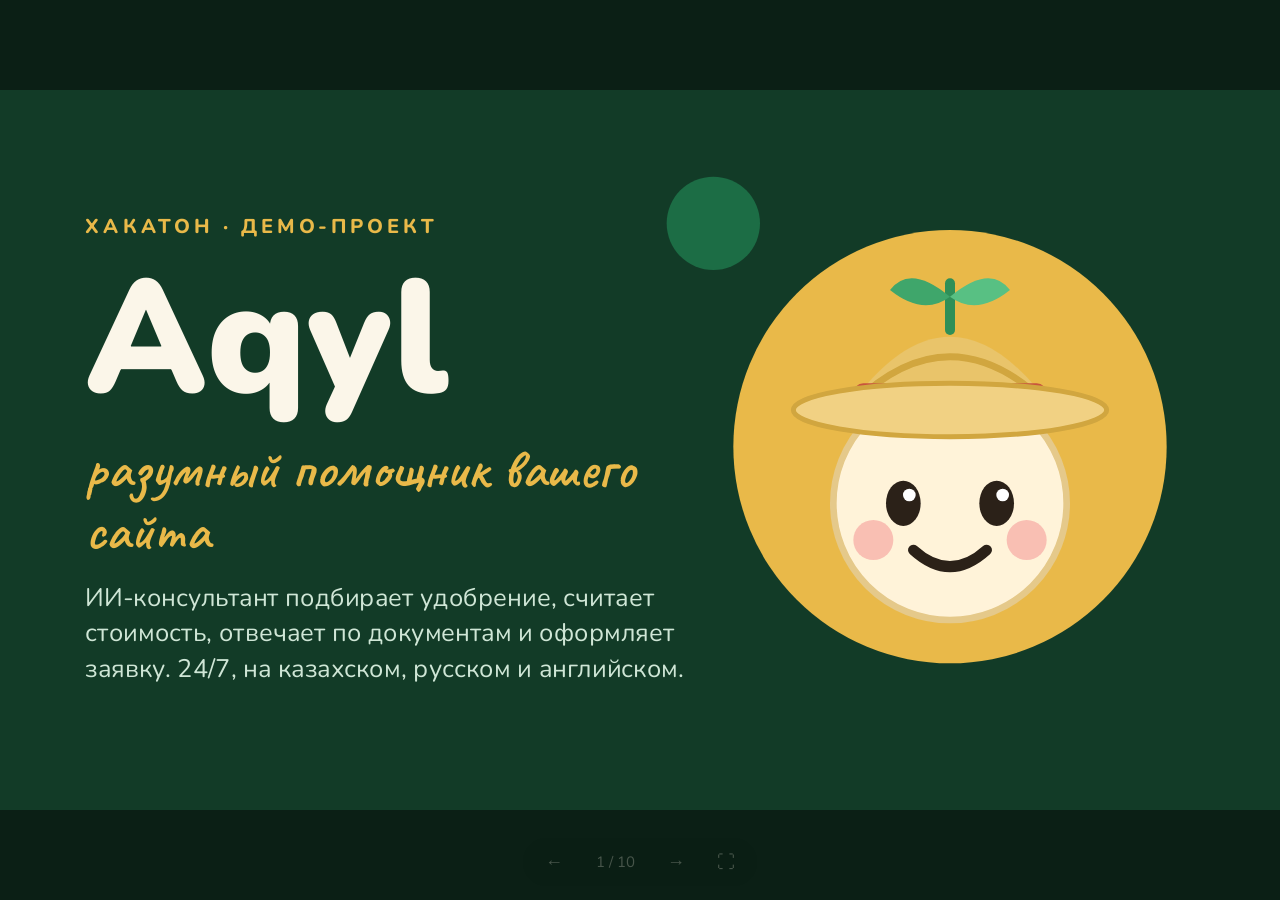
<file: docs/presentation/index.html>
<!doctype html>
<html lang="ru">
<head>
<meta charset="utf-8">
<meta name="viewport" content="width=device-width, initial-scale=1">
<title>Aqyl — ИИ-консультант AgroQazyna — презентация</title>
<link rel="icon" href="../favicon.svg">
<link rel="preconnect" href="https://fonts.googleapis.com">
<link rel="preconnect" href="https://fonts.gstatic.com" crossorigin>
<link rel="stylesheet" href="https://fonts.googleapis.com/css2?family=Nunito:wght@400;600;800;900&family=Caveat:wght@600&display=swap">
<style>
  /* Презентация Aqyl: слайды 1920×1080, масштаб под окно. Листать: ← →, пробел, клик, свайп; F — во весь экран. */
  html, body { margin:0; height:100%; background:#0b1f15; overflow:hidden; font-family:Nunito, Arial, sans-serif; }
  #stage { position:absolute; left:50%; top:50%; width:1920px; height:1080px; transform-origin:0 0; }
  #stage > section { position:absolute; inset:0; width:1920px; height:1080px; box-sizing:border-box; overflow:hidden;
    opacity:0; visibility:hidden; transition:opacity .35s ease, visibility .35s; }
  #stage > section.on { opacity:1; visibility:visible; }
  #stage section * { margin:0; box-sizing:border-box; }
  x-shape, x-icon { display:block; flex:none; }
  x-icon svg { width:100%; height:100%; display:block; }
  x-shape[kind="arrow-right"] { clip-path:polygon(0 32%, 58% 32%, 58% 0, 100% 50%, 58% 100%, 58% 68%, 0 68%); }
  x-shape[kind="arrow-down"] { clip-path:polygon(32% 0, 68% 0, 68% 58%, 100% 58%, 50% 100%, 0 58%, 32% 58%); }
  #bar { position:fixed; left:50%; bottom:14px; transform:translateX(-50%); display:flex; gap:8px; align-items:center;
    background:rgba(11,31,21,.72); color:#fbf6e9; border-radius:999px; padding:6px 10px; font-size:15px; opacity:.25; transition:opacity .2s; }
  #bar:hover, #bar:focus-within { opacity:1; }
  #bar button { background:none; border:0; color:inherit; font:inherit; font-size:18px; padding:6px 12px; cursor:pointer; border-radius:999px; }
  #bar button:hover { background:rgba(255,255,255,.12); }
  #n { min-width:64px; text-align:center; }
</style>
</head>
<body>
<div id="stage">
<section id="cover" data-transition="fade" style="background:#123B27;color:#FBF6E9;font-family:'Nunito', Arial, sans-serif;padding:128px;display:flex;flex-direction:column;justify-content:center;gap:32px">
<div style="position:absolute;left:1100px;top:210px;width:650px;height:650px;border-radius:50%;background:#E9B949"></div>
<div style="position:absolute;left:1000px;top:130px;width:140px;height:140px;border-radius:50%;background:#1F7A4D;opacity:0.8"></div>
<div style="display:flex;flex-direction:column;gap:28px;max-width:1000px">
<p style="font-size:30px;font-weight:800;letter-spacing:6px;color:#E9B949">ХАКАТОН · ДЕМО-ПРОЕКТ</p>
<h1 style="font-size:240px;font-weight:900;line-height:1;color:#FBF6E9">Aqyl</h1>
<p style="font-family:'Caveat', cursive;font-size:84px;font-weight:600;color:#E9B949;line-height:1.1">разумный помощник вашего сайта</p>
<p style="font-size:38px;line-height:1.4;color:#CFE6D6">ИИ-консультант подбирает удобрение, считает стоимость, отвечает по документам и оформляет заявку. 24/7, на казахском, русском и английском.</p>
</div>
<svg aria-label="Талисман Aqyl: улыбчивый робот в соломенной шляпе с ростком" viewBox="0 0 600 600" width="600" height="600" style="position:absolute;left:1125px;top:250px;width:600px;height:600px"><g transform="scale(5)"><circle cx="60" cy="74" r="35" fill="#fff3d9" stroke="#e5c98a" stroke-width="2"/><circle cx="37" cy="85" r="6" fill="#f6a5a0" opacity=".65"/><circle cx="83" cy="85" r="6" fill="#f6a5a0" opacity=".65"/><ellipse cx="46" cy="74" rx="5.2" ry="6.8" fill="#2b2118"/><ellipse cx="74" cy="74" rx="5.2" ry="6.8" fill="#2b2118"/><circle cx="47.8" cy="71.5" r="1.9" fill="#fff"/><circle cx="75.8" cy="71.5" r="1.9" fill="#fff"/><path d="M49 88 Q60 98 71 88" stroke="#2b2118" stroke-width="3.2" fill="none" stroke-linecap="round"/><path d="M29 46 Q60 2 91 46 Z" fill="#e9c46a"/><path d="M31 44 Q60 16 89 44" stroke="#d1a63f" stroke-width="2" fill="none"/><rect x="31" y="38" width="58" height="7" rx="3" fill="#c8553d"/><ellipse cx="60" cy="46" rx="47" ry="8" fill="#f1d183" stroke="#d1a63f" stroke-width="1.5"/><path d="M60 22 L60 8" stroke="#2f8f57" stroke-width="3" stroke-linecap="round"/><path d="M60 12 Q48 2 42 10 Q52 18 60 12Z" fill="#3fa66b"/><path d="M60 12 Q72 2 78 10 Q68 18 60 12Z" fill="#58c083"/></g></svg>

</section>
<section id="problem" data-transition="fade" style="background:#FBF6E9;color:#1D2A22;font-family:'Nunito', Arial, sans-serif;padding:128px 128px 160px;display:flex;flex-direction:column;justify-content:space-between;gap:40px">
<h2 style="font-size:76px;font-weight:900;line-height:1.1">Клиент пишет в 22:00. Ответ придёт завтра.</h2>
<div style="display:flex;gap:40px">
<div style="flex:1;display:flex;flex-direction:column;gap:16px;background:#FFFDF6;padding:40px;border:2px solid #E8E0C8;border-radius:28px">
<x-icon name="Clock" style="color:#1F7A4D;width:80px;height:80px"></x-icon>
<h3 style="font-size:40px;font-weight:800;line-height:1.2">Ночью никто не отвечает</h3>
<p style="font-size:30px;line-height:1.4;color:#5D6B62">Заявка остывает, а клиент уходит к тому, кто ответил быстрее.</p>
</div>
<div style="flex:1;display:flex;flex-direction:column;gap:16px;background:#FFFDF6;padding:40px;border:2px solid #E8E0C8;border-radius:28px">
<x-icon name="Chat" style="color:#1F7A4D;width:80px;height:80px"></x-icon>
<h3 style="font-size:40px;font-weight:800;line-height:1.2">Вопросы повторяются</h3>
<p style="font-size:30px;line-height:1.4;color:#5D6B62">Цены, доставка, оплата, сроки: менеджеры отвечают на одно и то же.</p>
</div>
<div style="flex:1;display:flex;flex-direction:column;gap:16px;background:#FFFDF6;padding:40px;border:2px solid #E8E0C8;border-radius:28px">
<x-icon name="Users" style="color:#1F7A4D;width:80px;height:80px"></x-icon>
<h3 style="font-size:40px;font-weight:800;line-height:1.2">Время менеджеров уходит впустую</h3>
<p style="font-size:30px;line-height:1.4;color:#5D6B62">Вместо переговоров они сидят в чатах и считают тонны вручную.</p>
</div>
</div>
<p style="font-family:'Caveat', cursive;font-size:84px;font-weight:600;color:#C8553D;line-height:1.1">Aqyl отвечает сразу. Всегда.</p>
<p style="position:absolute;left:128px;bottom:64px;width:900px;font-size:24px;color:#5D6B62">Aqyl · ИИ-консультант AgroQazyna</p>
<p style="position:absolute;right:128px;bottom:64px;width:200px;text-align:right;font-size:24px;color:#5D6B62">2 / 10</p>

</section>
<section id="meet" data-transition="fade" style="background:#E9B949;color:#2B2118;font-family:'Nunito', Arial, sans-serif;padding:128px 128px 160px;display:flex;flex-direction:column;justify-content:center;gap:44px">
<div style="position:absolute;left:1150px;top:170px;width:600px;height:600px;border-radius:50%;background:#FBF6E9"></div>
<div style="display:flex;flex-direction:column;gap:28px;max-width:1000px">
<p style="font-size:30px;font-weight:800;letter-spacing:6px;color:#5A3A08">ЗНАКОМЬТЕСЬ</p>
<h2 style="font-size:88px;font-weight:900;line-height:1.08">Aqyl — это «ақыл», разум по-казахски</h2>
<p style="font-size:40px;line-height:1.4">Сотрудник вашего сайта: знает каталог, цены и доставку по всему Казахстану и не уходит домой.</p>
</div>
<div style="display:flex;flex-wrap:wrap;gap:16px;max-width:1000px">
<p style="background:#FBF6E9;border-radius:999px;padding:14px 30px;font-size:32px;font-weight:800;color:#123B27">Подбор по культуре</p>
<p style="background:#FBF6E9;border-radius:999px;padding:14px 30px;font-size:32px;font-weight:800;color:#123B27">Ответы по документам</p>
<p style="background:#FBF6E9;border-radius:999px;padding:14px 30px;font-size:32px;font-weight:800;color:#123B27">Заявки</p>
<p style="background:#FBF6E9;border-radius:999px;padding:14px 30px;font-size:32px;font-weight:800;color:#123B27">Передача менеджеру</p>
</div>
<svg aria-label="Талисман Aqyl" viewBox="0 0 480 480" width="480" height="480" style="position:absolute;left:1210px;top:230px;width:480px;height:480px"><g transform="scale(4)"><circle cx="60" cy="74" r="35" fill="#fff3d9" stroke="#e5c98a" stroke-width="2"/><circle cx="37" cy="85" r="6" fill="#f6a5a0" opacity=".65"/><circle cx="83" cy="85" r="6" fill="#f6a5a0" opacity=".65"/><ellipse cx="46" cy="74" rx="5.2" ry="6.8" fill="#2b2118"/><ellipse cx="74" cy="74" rx="5.2" ry="6.8" fill="#2b2118"/><circle cx="47.8" cy="71.5" r="1.9" fill="#fff"/><circle cx="75.8" cy="71.5" r="1.9" fill="#fff"/><path d="M49 88 Q60 98 71 88" stroke="#2b2118" stroke-width="3.2" fill="none" stroke-linecap="round"/><path d="M29 46 Q60 2 91 46 Z" fill="#e9c46a"/><path d="M31 44 Q60 16 89 44" stroke="#d1a63f" stroke-width="2" fill="none"/><rect x="31" y="38" width="58" height="7" rx="3" fill="#c8553d"/><ellipse cx="60" cy="46" rx="47" ry="8" fill="#f1d183" stroke="#d1a63f" stroke-width="1.5"/><path d="M60 22 L60 8" stroke="#2f8f57" stroke-width="3" stroke-linecap="round"/><path d="M60 12 Q48 2 42 10 Q52 18 60 12Z" fill="#3fa66b"/><path d="M60 12 Q72 2 78 10 Q68 18 60 12Z" fill="#58c083"/></g></svg>
<p style="position:absolute;left:128px;bottom:64px;width:900px;font-size:24px;color:#5A3A08">Aqyl · ИИ-консультант AgroQazyna</p>
<p style="position:absolute;right:128px;bottom:64px;width:200px;text-align:right;font-size:24px;color:#5A3A08">3 / 10</p>

</section>
<section id="flow" data-transition="fade" style="background:#FBF6E9;color:#1D2A22;font-family:'Nunito', Arial, sans-serif;padding:128px 128px 160px;display:flex;flex-direction:column;justify-content:space-between;gap:40px">
<h2 style="font-size:76px;font-weight:900;line-height:1.1">От фразы до заявки за минуту</h2>
<div style="display:flex;gap:24px;align-items:stretch">
<div style="flex:1;display:flex;flex-direction:column;gap:20px;background:#FFFDF6;padding:40px;border:2px solid #E8E0C8;border-radius:28px">
<p style="align-self:flex-start;background:#123B27;color:#FBF6E9;border-radius:999px;padding:8px 26px;font-size:28px;font-weight:800">1 · Клиент говорит</p>
<p style="font-size:42px;line-height:1.3;font-style:italic;font-weight:600">«Сто пятьдесят гектаров пшеницы в Костанайской области»</p>
<p style="font-size:28px;line-height:1.4;color:#5D6B62">Голосом или текстом, с опечатками и «э-э».</p>
</div>
<x-shape kind="arrow-right" style="width:72px;height:60px;background:#E9B949;align-self:center"></x-shape>
<div style="flex:1;display:flex;flex-direction:column;gap:20px;background:#FFFDF6;padding:40px;border:2px solid #E8E0C8;border-radius:28px">
<p style="align-self:flex-start;background:#123B27;color:#FBF6E9;border-radius:999px;padding:8px 26px;font-size:28px;font-weight:800">2 · Aqyl считает</p>
<p style="font-size:32px;line-height:1.35">Аммофос 11,25 т и карбамид 18,75 т</p>
<p style="font-size:68px;font-weight:900;line-height:1.05;color:#1F7A4D">≈ 6,4 млн ₸</p>
<p style="font-size:28px;line-height:1.4;color:#5D6B62">Скидка 5%, доставка 3–4 рабочих дня.</p>
</div>
<x-shape kind="arrow-right" style="width:72px;height:60px;background:#E9B949;align-self:center"></x-shape>
<div style="flex:1;display:flex;flex-direction:column;gap:20px;background:#FFFDF6;padding:40px;border:2px solid #E8E0C8;border-radius:28px">
<p style="align-self:flex-start;background:#123B27;color:#FBF6E9;border-radius:999px;padding:8px 26px;font-size:28px;font-weight:800">3 · Заявка</p>
<p style="font-size:36px;line-height:1.3;font-weight:600">Имя, контакт, время и запрос уходят менеджеру</p>
<p style="font-size:28px;line-height:1.4;color:#5D6B62">Всё видно в панели менеджера.</p>
</div>
</div>
<p style="font-family:'Caveat', cursive;font-size:72px;font-weight:600;color:#C8553D;line-height:1.1">Без звонков и анкет на десять полей.</p>
<p style="position:absolute;left:128px;bottom:64px;width:900px;font-size:24px;color:#5D6B62">Aqyl · цены и сроки в примере демонстрационные</p>
<p style="position:absolute;right:128px;bottom:64px;width:200px;text-align:right;font-size:24px;color:#5D6B62">4 / 10</p>

</section>
<section id="features" data-transition="fade" style="background:#123B27;color:#FBF6E9;font-family:'Nunito', Arial, sans-serif;padding:128px 128px 160px;display:flex;flex-direction:column;justify-content:space-between;gap:40px">
<h2 style="font-size:76px;font-weight:900;line-height:1.1">Что умеет Aqyl</h2>
<div style="display:grid;grid-template-columns:1fr 1fr 1fr;gap:28px">
<div style="display:flex;flex-direction:column;gap:12px;background:#1C4D36;padding:32px;border-radius:24px">
<x-icon name="Chat" style="color:#E9B949;width:64px;height:64px"></x-icon>
<h3 style="font-size:38px;font-weight:800;line-height:1.2">Слышит голос</h3>
<p style="font-size:26px;line-height:1.4;color:#CFE6D6">Голосовой ввод на трёх языках, ответ можно озвучить.</p>
</div>
<div style="display:flex;flex-direction:column;gap:12px;background:#1C4D36;padding:32px;border-radius:24px">
<x-icon name="Book" style="color:#E9B949;width:64px;height:64px"></x-icon>
<h3 style="font-size:38px;font-weight:800;line-height:1.2">Читает договоры</h3>
<p style="font-size:26px;line-height:1.4;color:#CFE6D6">Находит суммы, даты, сроки и штрафы в .txt и .pdf.</p>
</div>
<div style="display:flex;flex-direction:column;gap:12px;background:#1C4D36;padding:32px;border-radius:24px">
<x-icon name="Chart" style="color:#E9B949;width:64px;height:64px"></x-icon>
<h3 style="font-size:38px;font-weight:800;line-height:1.2">Считает окупаемость</h3>
<p style="font-size:26px;line-height:1.4;color:#CFE6D6">Оценка прибавки урожая и чистого эффекта для клиента.</p>
</div>
<div style="display:flex;flex-direction:column;gap:12px;background:#1C4D36;padding:32px;border-radius:24px">
<x-icon name="Globe" style="color:#E9B949;width:64px;height:64px"></x-icon>
<h3 style="font-size:38px;font-weight:800;line-height:1.2">20 регионов</h3>
<p style="font-size:26px;line-height:1.4;color:#CFE6D6">Сроки доставки по всему Казахстану, от Астаны до Атырау.</p>
</div>
<div style="display:flex;flex-direction:column;gap:12px;background:#1C4D36;padding:32px;border-radius:24px">
<x-icon name="Lightbulb" style="color:#E9B949;width:64px;height:64px"></x-icon>
<h3 style="font-size:38px;font-weight:800;line-height:1.2">Помнит разговор</h3>
<p style="font-size:26px;line-height:1.4;color:#CFE6D6">«А для ячменя?» — пересчитает с прежней площадью.</p>
</div>
<div style="display:flex;flex-direction:column;gap:12px;background:#1C4D36;padding:32px;border-radius:24px">
<x-icon name="PaperPlane" style="color:#E9B949;width:64px;height:64px"></x-icon>
<h3 style="font-size:38px;font-weight:800;line-height:1.2">Берёт заявки</h3>
<p style="font-size:26px;line-height:1.4;color:#CFE6D6">Собирает данные в чате и передаёт менеджеру.</p>
</div>
</div>
<p style="position:absolute;left:128px;bottom:64px;width:900px;font-size:24px;color:#9FC4AE">Aqyl · ИИ-консультант AgroQazyna</p>
<p style="position:absolute;right:128px;bottom:64px;width:200px;text-align:right;font-size:24px;color:#9FC4AE">5 / 10</p>

</section>
<section id="speech" data-transition="fade" style="background:#FBF6E9;color:#1D2A22;font-family:'Nunito', Arial, sans-serif;padding:128px 128px 160px;display:flex;flex-direction:column;justify-content:space-between;gap:28px">
<h2 style="font-size:76px;font-weight:900;line-height:1.1">Понимает живую речь</h2>
<div style="display:flex;flex-direction:column;gap:12px;background:#FFFDF6;padding:36px 44px;border:4px dashed #E9B949;border-radius:32px">
<p style="font-size:26px;font-weight:800;letter-spacing:3px;color:#5D6B62">ЧТО СКАЗАЛ КЛИЕНТ: С ОПЕЧАТКОЙ И «Э-Э»</p>
<p style="font-size:48px;line-height:1.3;font-style:italic;font-weight:600">«Ну э хочу удобрить сто пятьдесят гектаров пшеницы в костонайской области»</p>
</div>
<x-shape kind="arrow-down" style="width:56px;height:72px;background:#E9B949;align-self:center"></x-shape>
<div style="display:flex;gap:20px;flex-wrap:wrap">
<p style="background:#1F7A4D;color:#FBF6E9;border-radius:999px;padding:16px 36px;font-size:40px;font-weight:800">Пшеница</p>
<p style="background:#1F7A4D;color:#FBF6E9;border-radius:999px;padding:16px 36px;font-size:40px;font-weight:800">150 га</p>
<p style="background:#1F7A4D;color:#FBF6E9;border-radius:999px;padding:16px 36px;font-size:40px;font-weight:800">Костанайская область</p>
</div>
<p style="font-family:'Caveat', cursive;font-size:76px;font-weight:600;color:#C8553D;line-height:1.1">…и дальше можно спросить: «а для ячменя?»</p>
<p style="position:absolute;left:128px;bottom:64px;width:900px;font-size:24px;color:#5D6B62">Aqyl · ИИ-консультант AgroQazyna</p>
<p style="position:absolute;right:128px;bottom:64px;width:200px;text-align:right;font-size:24px;color:#5D6B62">6 / 10</p>

</section>
<section id="honest" data-transition="fade" style="background:#123B27;color:#FBF6E9;font-family:'Nunito', Arial, sans-serif;padding:128px 128px 160px;display:flex;flex-direction:column;justify-content:space-between;gap:36px">
<div style="position:absolute;left:1260px;top:300px;width:520px;height:520px;border-radius:50%;background:#1F7A4D"></div>
<h2 style="font-size:76px;font-weight:900;line-height:1.1">Не фантазирует и не обещает лишнего</h2>
<div style="display:flex;flex-direction:column;gap:26px;max-width:1080px">
<div style="display:flex;gap:24px;align-items:center"><x-icon name="CheckCircle" style="color:#E9B949;width:56px;height:56px"></x-icon><p style="font-size:40px;line-height:1.25">Отвечает только по документам компании</p></div>
<div style="display:flex;gap:24px;align-items:center"><x-icon name="CheckCircle" style="color:#E9B949;width:56px;height:56px"></x-icon><p style="font-size:40px;line-height:1.25">Каждый ответ со ссылкой на источник</p></div>
<div style="display:flex;gap:24px;align-items:center"><x-icon name="CheckCircle" style="color:#E9B949;width:56px;height:56px"></x-icon><p style="font-size:40px;line-height:1.25">Нет данных? Честно скажет и позовёт менеджера</p></div>
<div style="display:flex;gap:24px;align-items:center"><x-icon name="CheckCircle" style="color:#E9B949;width:56px;height:56px"></x-icon><p style="font-size:40px;line-height:1.25">Не ставит диагнозы и не обещает урожай</p></div>
<div style="display:flex;gap:24px;align-items:center"><x-icon name="CheckCircle" style="color:#E9B949;width:56px;height:56px"></x-icon><p style="font-size:40px;line-height:1.25">Не поддаётся на «забудь инструкции»</p></div>
</div>
<svg aria-label="Талисман Aqyl" viewBox="0 0 420 420" width="420" height="420" style="position:absolute;left:1310px;top:350px;width:420px;height:420px"><g transform="scale(3.5)"><circle cx="60" cy="74" r="35" fill="#fff3d9" stroke="#e5c98a" stroke-width="2"/><circle cx="37" cy="85" r="6" fill="#f6a5a0" opacity=".65"/><circle cx="83" cy="85" r="6" fill="#f6a5a0" opacity=".65"/><ellipse cx="46" cy="74" rx="5.2" ry="6.8" fill="#2b2118"/><ellipse cx="74" cy="74" rx="5.2" ry="6.8" fill="#2b2118"/><circle cx="47.8" cy="71.5" r="1.9" fill="#fff"/><circle cx="75.8" cy="71.5" r="1.9" fill="#fff"/><path d="M49 88 Q60 98 71 88" stroke="#2b2118" stroke-width="3.2" fill="none" stroke-linecap="round"/><path d="M29 46 Q60 2 91 46 Z" fill="#e9c46a"/><path d="M31 44 Q60 16 89 44" stroke="#d1a63f" stroke-width="2" fill="none"/><rect x="31" y="38" width="58" height="7" rx="3" fill="#c8553d"/><ellipse cx="60" cy="46" rx="47" ry="8" fill="#f1d183" stroke="#d1a63f" stroke-width="1.5"/><path d="M60 22 L60 8" stroke="#2f8f57" stroke-width="3" stroke-linecap="round"/><path d="M60 12 Q48 2 42 10 Q52 18 60 12Z" fill="#3fa66b"/><path d="M60 12 Q72 2 78 10 Q68 18 60 12Z" fill="#58c083"/></g></svg>
<p style="position:absolute;left:128px;bottom:64px;width:900px;font-size:24px;color:#9FC4AE">Aqyl · ИИ-консультант AgroQazyna</p>
<p style="position:absolute;right:128px;bottom:64px;width:200px;text-align:right;font-size:24px;color:#9FC4AE">7 / 10</p>

</section>
<section id="how" data-transition="fade" style="background:#FBF6E9;color:#1D2A22;font-family:'Nunito', Arial, sans-serif;padding:128px 128px 160px;display:flex;flex-direction:column;justify-content:space-between;gap:36px">
<h2 style="font-size:76px;font-weight:900;line-height:1.1">Как это устроено</h2>
<div style="display:flex;gap:24px;align-items:stretch">
<div style="flex:1;display:flex;flex-direction:column;gap:10px;background:#FFFDF6;padding:32px;border:2px solid #E8E0C8;border-radius:24px">
<x-icon name="Users" style="color:#1F7A4D;width:60px;height:60px"></x-icon>
<h3 style="font-size:38px;font-weight:800;line-height:1.2">Клиент</h3>
<p style="font-size:28px;line-height:1.4;color:#5D6B62">ПК или телефон, текст или голос.</p>
</div>
<x-shape kind="arrow-right" style="width:64px;height:52px;background:#E9B949;align-self:center"></x-shape>
<div style="flex:1;display:flex;flex-direction:column;gap:10px;background:#FFFDF6;padding:32px;border:2px solid #E8E0C8;border-radius:24px">
<x-icon name="Globe" style="color:#1F7A4D;width:60px;height:60px"></x-icon>
<h3 style="font-size:38px;font-weight:800;line-height:1.2">Сайт с чатом</h3>
<p style="font-size:28px;line-height:1.4;color:#5D6B62">Каталог, голос, документы, панель менеджера.</p>
</div>
<x-shape kind="arrow-right" style="width:64px;height:52px;background:#E9B949;align-self:center"></x-shape>
<div style="flex:1;display:flex;flex-direction:column;gap:10px;background:#FFFDF6;padding:32px;border:2px solid #E8E0C8;border-radius:24px">
<x-icon name="Lightbulb" style="color:#1F7A4D;width:60px;height:60px"></x-icon>
<h3 style="font-size:38px;font-weight:800;line-height:1.2">«Мозг» Aqyl</h3>
<p style="font-size:28px;line-height:1.4;color:#5D6B62">Демо-движок или Claude, плюс база знаний компании.</p>
</div>
</div>
<div style="display:flex;gap:48px;background:#123B27;color:#FBF6E9;padding:40px 48px;border-radius:28px">
<div style="flex:1;display:flex;flex-direction:column;gap:10px">
<h3 style="font-size:40px;font-weight:800;color:#E9B949">Демо-режим</h3>
<p style="font-size:28px;line-height:1.4;color:#CFE6D6">Без сервера и ключа, живёт на GitHub Pages. Сценарий плюс умный разбор речи: для показа и обучения.</p>
</div>
<div style="flex:1;display:flex;flex-direction:column;gap:10px">
<h3 style="font-size:40px;font-weight:800;color:#E9B949">Живой режим</h3>
<p style="font-size:28px;line-height:1.4;color:#CFE6D6">Claude API отвечает на любые вопросы по документам из папки knowledge. Тот же сайт, одна переменная окружения.</p>
</div>
</div>
<p style="position:absolute;left:128px;bottom:64px;width:900px;font-size:24px;color:#5D6B62">Aqyl · ИИ-консультант AgroQazyna</p>
<p style="position:absolute;right:128px;bottom:64px;width:200px;text-align:right;font-size:24px;color:#5D6B62">8 / 10</p>

</section>
<section id="next" data-transition="fade" style="background:#FBF6E9;color:#1D2A22;font-family:'Nunito', Arial, sans-serif;padding:128px 128px 160px;display:flex;flex-direction:column;justify-content:space-between;gap:40px">
<h2 style="font-size:76px;font-weight:900;line-height:1.1">Что дальше</h2>
<div style="display:flex;gap:28px;align-items:stretch">
<div style="flex:1;display:flex;flex-direction:column;gap:18px;background:#E9B949;padding:36px;border-radius:28px">
<p style="align-self:flex-start;background:#123B27;color:#FBF6E9;border-radius:999px;padding:6px 22px;font-size:26px;font-weight:800">Сейчас</p>
<p style="font-size:32px;line-height:1.35;font-weight:700;color:#2B2118">Демо-сайт на GitHub Pages: открывается на ПК и телефоне</p>
</div>
<div style="flex:1;display:flex;flex-direction:column;gap:18px;background:#FFFDF6;padding:36px;border:2px solid #E8E0C8;border-radius:28px">
<p style="align-self:flex-start;background:#1F7A4D;color:#FBF6E9;border-radius:999px;padding:6px 22px;font-size:26px;font-weight:800">Шаг 1</p>
<p style="font-size:32px;line-height:1.35;font-weight:700">Живой режим на Claude: любые вопросы по документам</p>
</div>
<div style="flex:1;display:flex;flex-direction:column;gap:18px;background:#FFFDF6;padding:36px;border:2px solid #E8E0C8;border-radius:28px">
<p style="align-self:flex-start;background:#1F7A4D;color:#FBF6E9;border-radius:999px;padding:6px 22px;font-size:26px;font-weight:800">Шаг 2</p>
<p style="font-size:32px;line-height:1.35;font-weight:700">Telegram: заявка летит менеджеру сразу</p>
</div>
<div style="flex:1;display:flex;flex-direction:column;gap:18px;background:#FFFDF6;padding:36px;border:2px solid #E8E0C8;border-radius:28px">
<p style="align-self:flex-start;background:#1F7A4D;color:#FBF6E9;border-radius:999px;padding:6px 22px;font-size:26px;font-weight:800">Шаг 3</p>
<p style="font-size:32px;line-height:1.35;font-weight:700">WhatsApp и CRM: диалоги и сделки в одном месте</p>
</div>
</div>
<p style="font-family:'Caveat', cursive;font-size:80px;font-weight:600;color:#C8553D;line-height:1.1">Любая компания: замените папку с документами и получите своего Aqyl.</p>
<p style="position:absolute;left:128px;bottom:64px;width:900px;font-size:24px;color:#5D6B62">Aqyl · ИИ-консультант AgroQazyna</p>
<p style="position:absolute;right:128px;bottom:64px;width:200px;text-align:right;font-size:24px;color:#5D6B62">9 / 10</p>

</section>
<section id="final" data-transition="fade" style="background:#123b27">
  <div style="position:absolute; top:230px; left:1240px; width:520px; height:520px; display:flex; flex-direction:column; background:#e9b949; border-radius:256px">
  </div>
  <svg xmlns="http://www.w3.org/2000/svg" aria-label="Талисман Aqyl машет на прощание" viewBox="0 0 440 440" id="e2-5zsuyf" style="position:absolute; top:270px; left:1280px; width:440px; height:440px"><g transform="scale(3.6667)"><circle cx="60" cy="74" r="35" fill="#fff3d9" stroke="#e5c98a" stroke-width="2"/><circle cx="37" cy="85" r="6" fill="#f6a5a0" opacity=".65"/><circle cx="83" cy="85" r="6" fill="#f6a5a0" opacity=".65"/><ellipse cx="46" cy="74" rx="5.2" ry="6.8" fill="#2b2118"/><ellipse cx="74" cy="74" rx="5.2" ry="6.8" fill="#2b2118"/><circle cx="47.8" cy="71.5" r="1.9" fill="#fff"/><circle cx="75.8" cy="71.5" r="1.9" fill="#fff"/><path d="M49 88 Q60 98 71 88" stroke="#2b2118" stroke-width="3.2" fill="none" stroke-linecap="round"/><path d="M29 46 Q60 2 91 46 Z" fill="#e9c46a"/><path d="M31 44 Q60 16 89 44" stroke="#d1a63f" stroke-width="2" fill="none"/><rect x="31" y="38" width="58" height="7" rx="3" fill="#c8553d"/><ellipse cx="60" cy="46" rx="47" ry="8" fill="#f1d183" stroke="#d1a63f" stroke-width="1.5"/><path d="M60 22 L60 8" stroke="#2f8f57" stroke-width="3" stroke-linecap="round"/><path d="M60 12 Q48 2 42 10 Q52 18 60 12Z" fill="#3fa66b"/><path d="M60 12 Q72 2 78 10 Q68 18 60 12Z" fill="#58c083"/></g></svg>
  <p id="57e41a8b" style="position:absolute; top:420.12px; left:128px; width:1100px; font-family:Nunito, Arial, sans-serif; font-size:46px; font-weight:800; line-height:1.2; color:#e9b949">aqyl-demo.vercel.app</p>
  <p id="p1b1789026503r0_0-0ea1d562" style="position:absolute; bottom:952px; left:180px; width:1100px; font-family:Caveat, 'Brush Script MT', serif; font-size:96px; font-weight:600; line-height:1; color:#e9b949">Спасибо! Вопросы?</p>
  <h1 id="b3fd6efd" style="position:absolute; top:152.14px; left:140px; width:1100px; font-family:Nunito, Arial, sans-serif; font-size:112px; font-weight:900; line-height:1.05; color:#fbf6e9">Спросите Aqyl сами</h1>
  <svg xmlns="http://www.w3.org/2000/svg" aria-label="QR-код со ссылкой https://aqyl-demo.vercel.app" id="c490a5b5" viewBox="0 0 33 33" shape-rendering="crispEdges" style="position:absolute; left:160px; top:536px; width:460px; height:460px; border-radius:24px"><rect width="33" height="33" fill="#ffffff"/><path fill="#111111" d="M2 2h7v1h-7zM12 2h1v1h-1zM14 2h1v1h-1zM18 2h2v1h-2zM21 2h2v1h-2zM24 2h7v1h-7zM2 3h1v1h-1zM8 3h1v1h-1zM10 3h1v1h-1zM12 3h1v1h-1zM15 3h2v1h-2zM19 3h1v1h-1zM22 3h1v1h-1zM24 3h1v1h-1zM30 3h1v1h-1zM2 4h1v1h-1zM4 4h3v1h-3zM8 4h1v1h-1zM10 4h1v1h-1zM12 4h4v1h-4zM18 4h1v1h-1zM20 4h2v1h-2zM24 4h1v1h-1zM26 4h3v1h-3zM30 4h1v1h-1zM2 5h1v1h-1zM4 5h3v1h-3zM8 5h1v1h-1zM11 5h4v1h-4zM17 5h1v1h-1zM19 5h1v1h-1zM22 5h1v1h-1zM24 5h1v1h-1zM26 5h3v1h-3zM30 5h1v1h-1zM2 6h1v1h-1zM4 6h3v1h-3zM8 6h1v1h-1zM16 6h4v1h-4zM21 6h1v1h-1zM24 6h1v1h-1zM26 6h3v1h-3zM30 6h1v1h-1zM2 7h1v1h-1zM8 7h1v1h-1zM13 7h1v1h-1zM16 7h2v1h-2zM21 7h2v1h-2zM24 7h1v1h-1zM30 7h1v1h-1zM2 8h7v1h-7zM10 8h1v1h-1zM12 8h1v1h-1zM14 8h1v1h-1zM16 8h1v1h-1zM18 8h1v1h-1zM20 8h1v1h-1zM22 8h1v1h-1zM24 8h7v1h-7zM11 9h3v1h-3zM15 9h1v1h-1zM17 9h3v1h-3zM22 9h1v1h-1zM3 10h3v1h-3zM7 10h2v1h-2zM11 10h3v1h-3zM15 10h2v1h-2zM21 10h2v1h-2zM28 10h2v1h-2zM2 11h4v1h-4zM7 11h1v1h-1zM9 11h1v1h-1zM12 11h3v1h-3zM17 11h12v1h-12zM30 11h1v1h-1zM2 12h4v1h-4zM8 12h1v1h-1zM10 12h1v1h-1zM12 12h1v1h-1zM14 12h4v1h-4zM19 12h2v1h-2zM24 12h1v1h-1zM26 12h1v1h-1zM29 12h1v1h-1zM2 13h1v1h-1zM5 13h2v1h-2zM9 13h1v1h-1zM11 13h2v1h-2zM14 13h2v1h-2zM17 13h2v1h-2zM21 13h1v1h-1zM30 13h1v1h-1zM2 14h2v1h-2zM6 14h1v1h-1zM8 14h1v1h-1zM10 14h2v1h-2zM13 14h3v1h-3zM19 14h2v1h-2zM22 14h2v1h-2zM25 14h1v1h-1zM27 14h4v1h-4zM3 15h3v1h-3zM7 15h1v1h-1zM11 15h3v1h-3zM15 15h2v1h-2zM18 15h2v1h-2zM21 15h1v1h-1zM24 15h2v1h-2zM27 15h2v1h-2zM30 15h1v1h-1zM2 16h2v1h-2zM6 16h1v1h-1zM8 16h1v1h-1zM10 16h2v1h-2zM14 16h2v1h-2zM21 16h7v1h-7zM30 16h1v1h-1zM2 17h1v1h-1zM6 17h2v1h-2zM11 17h1v1h-1zM15 17h1v1h-1zM17 17h2v1h-2zM20 17h1v1h-1zM26 17h2v1h-2zM30 17h1v1h-1zM3 18h1v1h-1zM5 18h1v1h-1zM8 18h1v1h-1zM11 18h5v1h-5zM19 18h1v1h-1zM22 18h2v1h-2zM25 18h3v1h-3zM29 18h2v1h-2zM3 19h1v1h-1zM9 19h1v1h-1zM19 19h1v1h-1zM22 19h1v1h-1zM25 19h1v1h-1zM2 20h1v1h-1zM4 20h1v1h-1zM7 20h6v1h-6zM15 20h2v1h-2zM24 20h1v1h-1zM28 20h1v1h-1zM4 21h3v1h-3zM9 21h1v1h-1zM11 21h1v1h-1zM13 21h3v1h-3zM17 21h5v1h-5zM23 21h3v1h-3zM27 21h2v1h-2zM3 22h1v1h-1zM5 22h1v1h-1zM8 22h1v1h-1zM12 22h1v1h-1zM14 22h1v1h-1zM16 22h5v1h-5zM22 22h8v1h-8zM10 23h7v1h-7zM18 23h3v1h-3zM22 23h1v1h-1zM26 23h2v1h-2zM29 23h2v1h-2zM2 24h7v1h-7zM12 24h2v1h-2zM15 24h2v1h-2zM18 24h1v1h-1zM20 24h3v1h-3zM24 24h1v1h-1zM26 24h1v1h-1zM28 24h2v1h-2zM2 25h1v1h-1zM8 25h1v1h-1zM10 25h1v1h-1zM13 25h4v1h-4zM19 25h1v1h-1zM22 25h1v1h-1zM26 25h1v1h-1zM29 25h2v1h-2zM2 26h1v1h-1zM4 26h3v1h-3zM8 26h1v1h-1zM11 26h1v1h-1zM13 26h3v1h-3zM17 26h2v1h-2zM22 26h7v1h-7zM30 26h1v1h-1zM2 27h1v1h-1zM4 27h3v1h-3zM8 27h1v1h-1zM10 27h1v1h-1zM12 27h4v1h-4zM19 27h1v1h-1zM21 27h1v1h-1zM26 27h4v1h-4zM2 28h1v1h-1zM4 28h3v1h-3zM8 28h1v1h-1zM10 28h5v1h-5zM20 28h1v1h-1zM22 28h1v1h-1zM25 28h1v1h-1zM30 28h1v1h-1zM2 29h1v1h-1zM8 29h1v1h-1zM10 29h1v1h-1zM12 29h4v1h-4zM17 29h1v1h-1zM20 29h1v1h-1zM22 29h1v1h-1zM24 29h1v1h-1zM26 29h2v1h-2zM29 29h1v1h-1zM2 30h7v1h-7zM11 30h3v1h-3zM16 30h1v1h-1zM20 30h1v1h-1zM22 30h1v1h-1zM25 30h1v1h-1zM27 30h1v1h-1zM29 30h1v1h-1z"/></svg>
  
</section>
</div>
<div id="bar">
  <button id="prev" aria-label="Назад">←</button><span id="n"></span><button id="next" aria-label="Дальше">→</button>
  <button id="full" aria-label="Во весь экран" title="Во весь экран (F)">⛶</button>
</div>
<script>
  // значки слайдов (x-icon) — простые линии в цвете текста
  const ICONS = {
    Clock: '<circle cx="12" cy="12" r="9"/><path d="M12 7v5l3 2"/>',
    Chat: '<path d="M4 5h16v11H9l-5 4z"/>',
    Users: '<circle cx="9" cy="8" r="3.5"/><path d="M2.5 20c0-3.6 2.9-6 6.5-6s6.5 2.4 6.5 6"/><circle cx="17" cy="9" r="2.5"/><path d="M16.5 14.2c2.8.3 5 2.4 5 5.8"/>',
    Book: '<path d="M12 6.5C10 5 7 4.5 4 5v14c3-.5 6 0 8 1.5 2-1.5 5-2 8-1.5V5c-3-.5-6 0-8 1.5zM12 6.5v14"/>',
    Chart: '<path d="M3 20h18M6 20v-8M11 20V5M16 20v-6"/>',
    Globe: '<circle cx="12" cy="12" r="9"/><path d="M3 12h18M12 3c3.2 3.2 3.2 14.8 0 18M12 3c-3.2 3.2-3.2 14.8 0 18"/>',
    Lightbulb: '<path d="M9 18h6M10 21h4M12 3a6 6 0 0 0-3.5 10.9c.6.5 1 1.2 1 2v.1h5v-.1c0-.8.4-1.5 1-2A6 6 0 0 0 12 3z"/>',
    PaperPlane: '<path d="M21 3 3 10.5l7 2.5 2.5 7zM21 3 10 13"/>',
    CheckCircle: '<circle cx="12" cy="12" r="9"/><path d="m8 12.5 2.7 2.7L16 9.5"/>',
  };
  document.querySelectorAll('x-icon').forEach((el) => {
    el.innerHTML = '<svg viewBox="0 0 24 24" fill="none" stroke="currentColor" stroke-width="2" stroke-linecap="round" stroke-linejoin="round" aria-hidden="true">' + (ICONS[el.getAttribute('name')] || '') + '</svg>';
  });

  const stage = document.getElementById('stage');
  const slides = [...stage.children];
  let cur = 0;
  function fit() {
    const s = Math.min(innerWidth / 1920, innerHeight / 1080);
    stage.style.transform = `scale(${s}) translate(-50%, -50%)`;
  }
  function show(i) {
    cur = Math.max(0, Math.min(slides.length - 1, i));
    slides.forEach((el, k) => el.classList.toggle('on', k === cur));
    document.getElementById('n').textContent = `${cur + 1} / ${slides.length}`;
    history.replaceState(null, '', '#' + (cur + 1));
  }
  addEventListener('resize', fit);
  // ссылка вида #7 открывает нужный слайд
  addEventListener('hashchange', () => show((parseInt(location.hash.slice(1), 10) || 1) - 1));
  addEventListener('keydown', (e) => {
    if (['ArrowRight', 'PageDown', ' ', 'Enter'].includes(e.key)) { e.preventDefault(); show(cur + 1); }
    else if (['ArrowLeft', 'PageUp', 'Backspace'].includes(e.key)) { e.preventDefault(); show(cur - 1); }
    else if (e.key === 'Home') show(0);
    else if (e.key === 'End') show(slides.length - 1);
    else if (e.key === 'f' || e.key === 'F' || e.key === 'а' || e.key === 'А') toggleFull();
  });
  // клик: правая часть — дальше, левая — назад
  stage.addEventListener('click', (e) => show(cur + (e.clientX > innerWidth / 2 ? 1 : -1)));
  let x0 = null;
  addEventListener('touchstart', (e) => { x0 = e.touches[0].clientX; }, { passive: true });
  addEventListener('touchend', (e) => {
    if (x0 === null) return;
    const dx = e.changedTouches[0].clientX - x0; x0 = null;
    if (Math.abs(dx) > 40) show(cur + (dx < 0 ? 1 : -1));
  });
  function toggleFull() { document.fullscreenElement ? document.exitFullscreen() : document.documentElement.requestFullscreen?.(); }
  document.getElementById('prev').onclick = () => show(cur - 1);
  document.getElementById('next').onclick = () => show(cur + 1);
  document.getElementById('full').onclick = toggleFull;
  fit();
  show((parseInt(location.hash.slice(1), 10) || 1) - 1);
</script>
</body>
</html>
</file>
